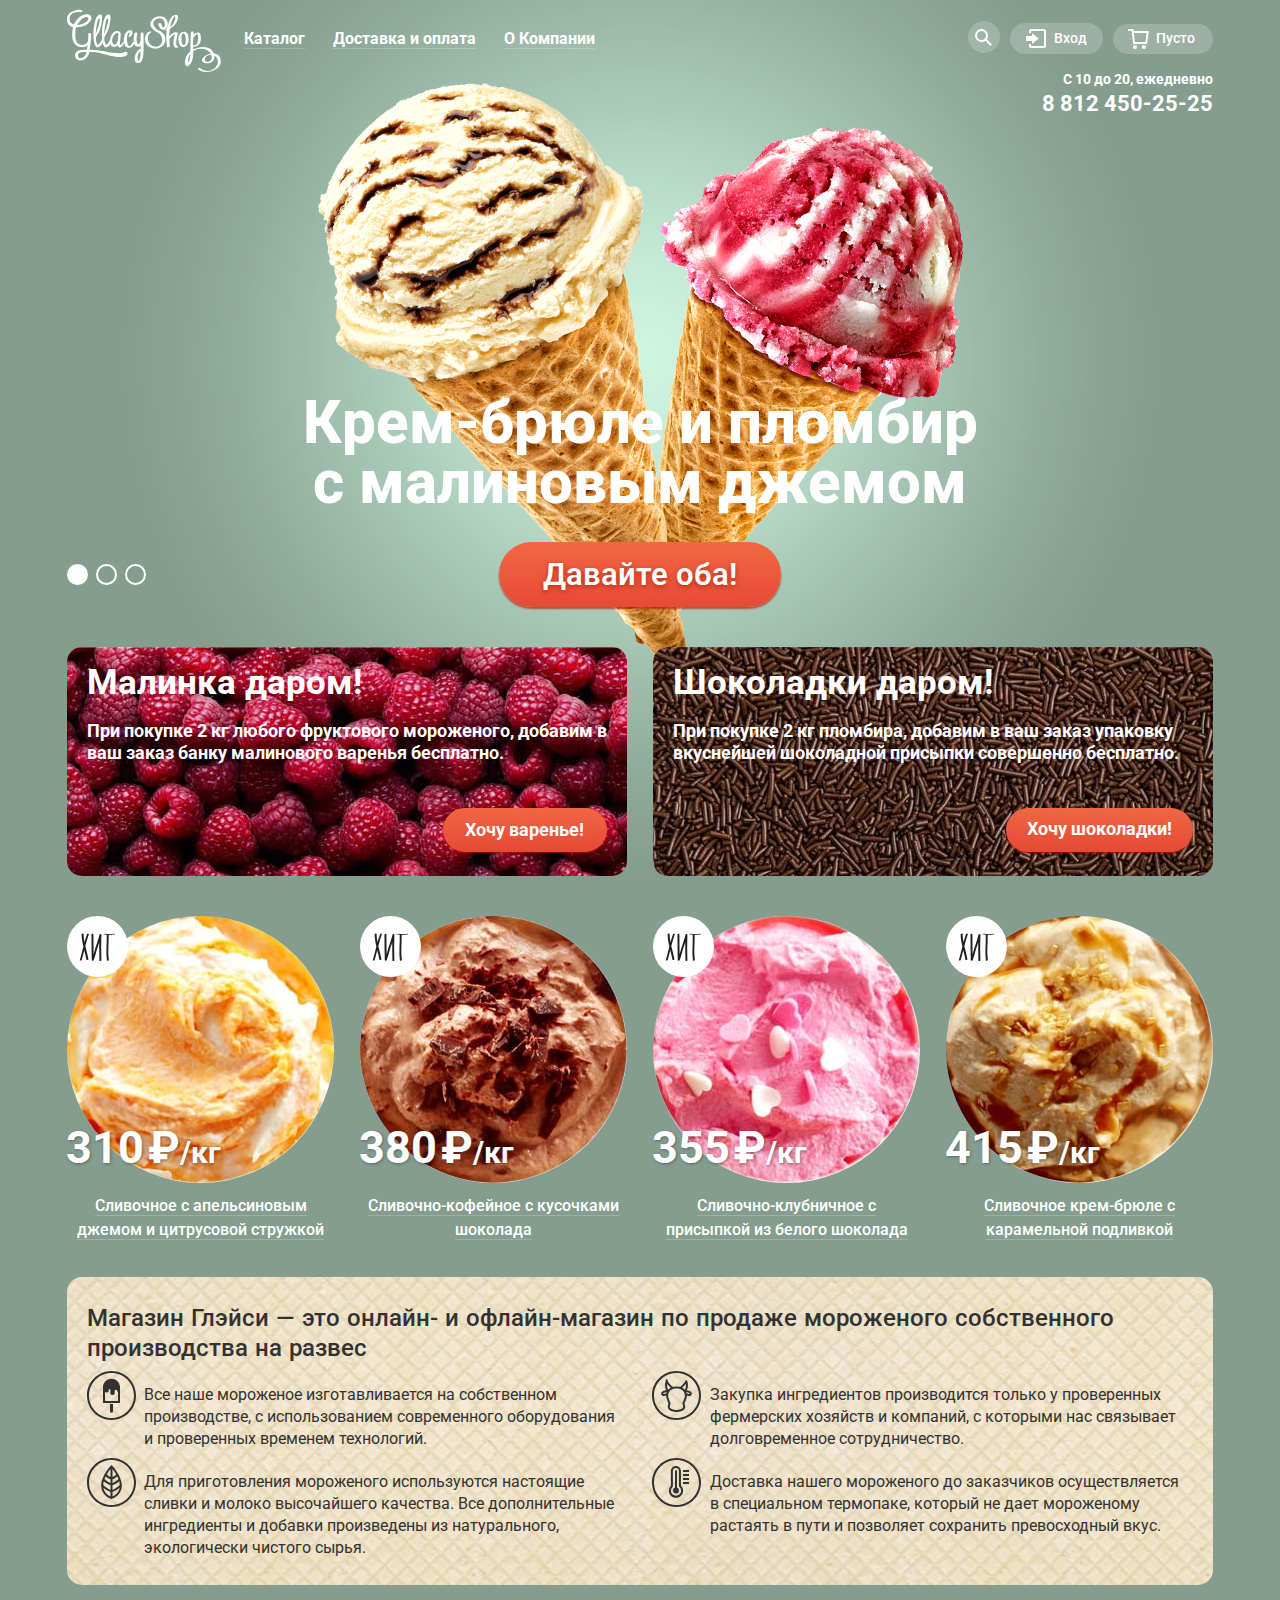
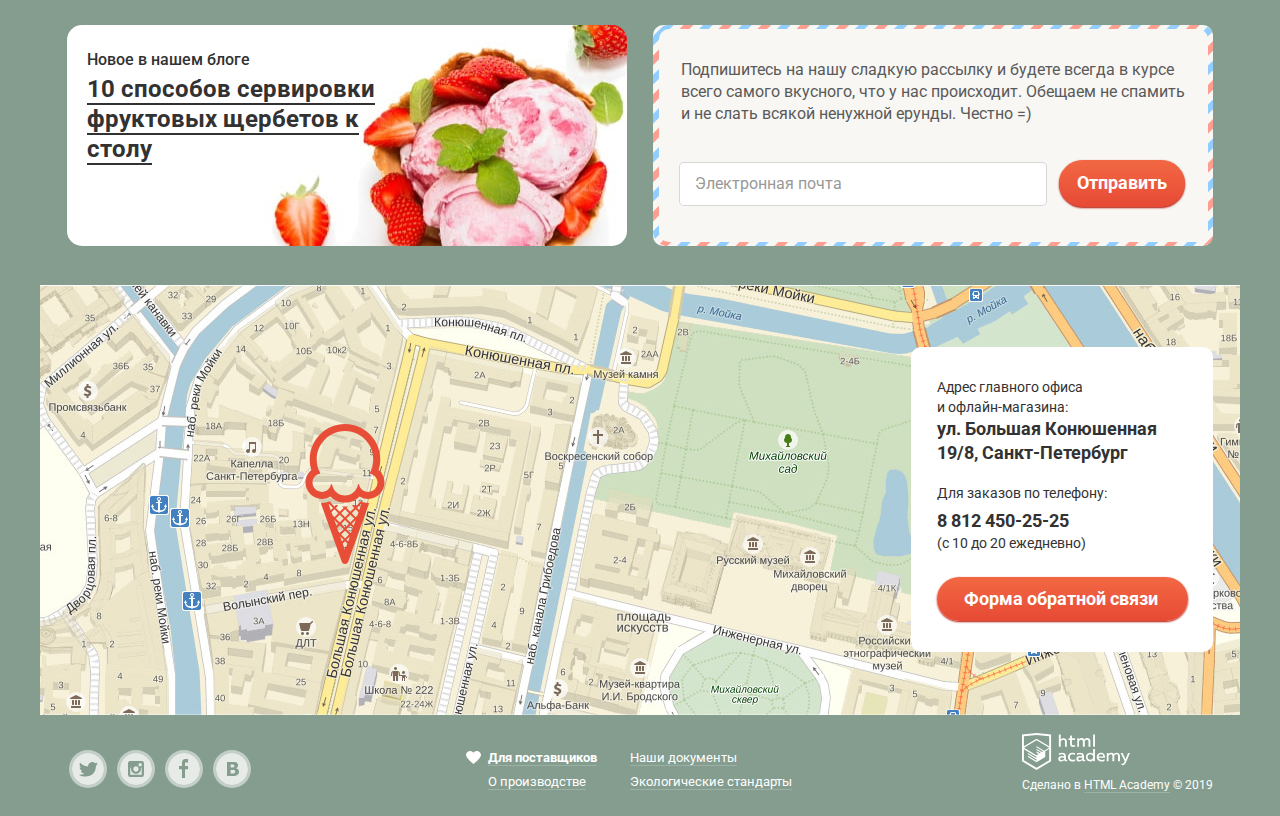
<file: index.html>
<!DOCTYPE html>
<html lang="ru">

<head>
  <meta charset="utf-8">
  <title>Магазин Глейси</title>
  <link href="https://fonts.googleapis.com/css?family=Roboto:400,500,700&display=swap&subset=cyrillic" rel="stylesheet">
  <link href="css/normalize.css" rel="stylesheet" />
  <link href="css/style.min.css" rel="stylesheet" />
</head>

<body>
  <h1 class="visually-hidden">Магазин Глейси</h1>
  <input class="visually-hidden" type="radio" id="product-1" name="toggle" checked>
  <input class="visually-hidden" type="radio" id="product-2" name="toggle">
  <input class="visually-hidden" type="radio" id="product-3" name="toggle">
  <div class="site-wrapper">

    <header class="main-header container">
      <nav class="main-nav" aria-label="Навигация по сайту">
        <div class="wrapper-main-menu">
          <a class="main-header-logo">
            <img class="logo-img" src="img/svg-gllacy/logo.svg" width="154" height="64" alt="Логотип магазина &quot;Глейси&quot;">
          </a>
          <ul class="site-navigation">
            <li class="catalog">
              <a class="nav-item nav-item-catalog" href="#">
                <span>Каталог</span></a>
              <ul class="drop-down-catalog">
                <li>
                  <a class="drop-down catalog-new" href="#"><b>Новинки</b></a>
                </li>
                <li>
                  <a class="drop-down" href="catalog.html">Сливочное</a>
                </li>
                <li>
                  <a class="drop-down" href="#">Щербеты</a>
                </li>
                <li>
                  <a class="drop-down" href="#">Фруктовый лед</a>
                </li>
                <li>
                  <a class="drop-down" href="#">Мелорин</a>
                </li>
              </ul>
            </li>
            <li><a class="nav-item" href="delivery.html">
                <span>Доставка и оплата</span>
              </a>
            </li>
            <li><a class="nav-item" href="company.html">
                <span>О Компании</span>
              </a>
            </li>
          </ul>
          <ul class="user-navigation">
            <li class="user-nav search">
              <a href="#" class="button-search user-link" aria-label="Поиск">
                <svg class="search-icon" xmlns="http://www.w3.org/2000/svg" xmlns:xlink="http://www.w3.org/1999/xlink" width="17" height="17" viewBox="0 0 17 17">
                  <path d="M16.958 15.527L11.75 10.32A6.455 6.455 0 0 0 13 6.5 6.5 6.5 0 1 0 6.5 13a6.465 6.465 0 0 0 3.839-1.263l5.205 5.204 1.414-1.414zM6.5 11C4.019 11 2 8.981 2 6.5S4.019 2 6.5 2 11 4.019 11 6.5 8.981 11 6.5 11z" />
                </svg>
              </a>
              <form class="search-form" action="https://echo.htmlacademy.ru" method="get">
                <input class="search-line input-hover" type="search" name="search" placeholder="Что ищем?" aria-label="Поиск по сайту">
              </form>
            </li>
            <li class="user-nav enter-form">
              <a href="#" class="enter-link user-link">
                <svg class="enter-icon" xmlns="http://www.w3.org/2000/svg" xmlns:xlink="http://www.w3.org/1999/xlink" width="21" height="19" viewBox="0 0 21 19">
                  <path d="M6 14.875L12.917 9.5 6 4.125v2.917H-.042v4.917H6z" />
                  <path d="M18 0H5C3.9 0 3 .9 3 2v2h2V2h13v15H5v-2H3v2c0 1.1.9 2 2 2h13c1.1 0 2-.9 2-2V2c0-1.1-.9-2-2-2z" />
                </svg>
                <span>Вход</span>
              </a>
              <div class="entrance">
                <form class="entrance-form" action="https://echo.htmlacademy.ru" method="post">
                  <input class="email-line input-hover" type="email" name="login" value="" placeholder="Электронная почта">
                  <input class="pass-line input-hover" type="password" name="password" value="" placeholder="Пароль">
                  <div class="entrance-form-wrapper">
                    <input class="enter-button red-button" type="submit" name="enter" value="Войти">
                    <div class="entrance-links">
                      <a class="registration-link black-link" href="#">Забыли пароль?</a>
                      <a class="registration-link black-link" href="#">Новая регистрация</a>
                    </div>
                  </div>
                </form>
              </div>
            </li>
            <li class="user-nav basket-form">
              <a href="#" class="basket user-link" aria-label="Корзина">
                <svg class="basket-icon" xmlns="http://www.w3.org/2000/svg" width="21" height="20" viewBox="0 0 21 20">
                  <path d="M5.657 2.031L5.422 0H0v2h3.64l1.5 13h13.988l1.699-12.969H5.657zM17.372 13H6.922L5.888 4.031h12.66L17.372 13z" />
                  <circle cx="6.984" cy="18" r="2" />
                  <circle cx="15.984" cy="18" r="2" />
                </svg>
                <span>Пусто</span>
              </a>
            </li>
          </ul>
        </div>
      </nav>
      <p class="header-contact">
        <span class="working-hours">С 10 до 20, ежедневно</span>
        <a class="header-number" href="tel:88124502525" aria-label="Позвонить нам">8 812 450-25-25</a>
      </p>
    </header>

    <main>
      <div class="container">
        <section class="slider">
          <div class="slider-controls">
            <label for="product-1" tabindex="0">Первый</label>
            <label for="product-2" tabindex="0">Второй</label>
            <label for="product-3" tabindex="0">Третий</label>
          </div>
          <ul class="slider-list">
            <li class="slider-item slide" id="slide1">
              <h2 class="slide-title">
                Крем-брюле и пломбир с малиновым джемом
              </h2>
              <a class="button slide-button" href="#">Давайте оба!</a>
            </li>
            <li class="slider-item slide" id="slide2">
              <h2 class="slide-title">
                Шоколадный пломбир и лимонный сорбет
              </h2>
              <a class="button slide-button" href="#">Давайте оба!</a>
            </li>
            <li class="slider-item slide" id="slide3">
              <h2 class="slide-title">
                Пломбир с помадкой и клубничный щербет
              </h2>
              <a class="button slide-button" href="#">Давайте оба!</a>
            </li>
          </ul>
        </section>
      </div>

      <div class="topping-container topping-wrapper container">
        <div class="topping topping-rasberries">
          <p class="topping-title">
            Малинка даром!
          </p>
          <p class="topping-proposal">
            При покупке 2 кг любого фруктового мороженого, добавим в ваш заказ банку малинового варенья бесплатно.
          </p>
          <a href="#" class="button-topping button-topping-1 red-button">Хочу варенье!</a>
        </div>
        <div class="topping topping-choko">
          <p class="topping-title">
            Шоколадки даром!
          </p>
          <p class="topping-proposal">
            При покупке 2 кг пломбира, добавим в ваш заказ упаковку вкуснейшей шоколадной присыпки совершенно бесплатно.
          </p>
          <a href="#" class="button-topping button-topping-2 red-button">Хочу шоколадки!</a>
        </div>
      </div>

      <div class="hit-container container">
        <ul class="catalog-list hit-list">
          <li class="catalog-item hit-item">
            <div class="catalog-link">
              <img src="img/ice_cream_1.jpg" class="catalog-item-image" width="267" height="267" alt="Сливочное с апельсиновым джемом и цитрусовой стружкой" />
              <h3 class="catalog-item-title">
                <a class="white-link" href="#">Сливочное с апельсиновым джемом и цитрусовой стружкой</a>
              </h3>
              <p class="catalog-item-price">
                310 &#8381;<span class="unit">/кг</span>
              </p>
            </div>
            <div class="hover-catalog-item">
              <a class="button-catalog red-button" href="#">Быстрый просмотр</a>
            </div>
          </li>
          <li class="catalog-item hit-item">
            <div class="catalog-link">
              <img src="img/ice_cream_2.jpg" class="catalog-item-image" width="267" height="267" alt="Сливочно-кофейное с кусочками шоколада" />
              <h3 class="catalog-item-title">
                <a class="white-link" href="#">Сливочно-кофейное с кусочками шоколада</a>
              </h3>
              <p class="catalog-item-price">
                380 &#8381;<span class="unit">/кг</span>
              </p>
            </div>
            <div class="hover-catalog-item">
              <a class="button-catalog red-button" href="#">Быстрый просмотр</a>
            </div>
          </li>
          <li class="catalog-item hit-item">
            <div class="catalog-link">
              <img src="img/ice_cream_3.jpg" class="catalog-item-image" width="267" height="267" alt="Сливочно-клубничное с присыпкой из белого шоколада" />
              <h3 class="catalog-item-title">
                <a class="white-link" href="#">Сливочно-клубничное с присыпкой из белого шоколада</a>
              </h3>
              <p class="catalog-item-price">
                355 &#8381;<span class="unit">/кг</span>
              </p>
            </div>
            <div class="hover-catalog-item">
              <a class="button-catalog red-button" href="#">Быстрый просмотр</a>
            </div>
          </li>
          <li class="catalog-item hit-item">
            <div class="catalog-link">
              <img src="img/ice_cream_4.jpg" class="catalog-item-image" width="267" height="267" alt="Сливочное крем-брюле с карамельной подливкой" />
              <h3 class="catalog-item-title">
                <a class="white-link" href="#">Сливочное крем-брюле с карамельной подливкой</a>
              </h3>
              <p class="catalog-item-price">
                415 &#8381;<span class="unit">/кг</span>
              </p>
            </div>
            <div class="hover-catalog-item">
              <a class="button-catalog red-button" href="#">Быстрый просмотр</a>
            </div>
          </li>
        </ul>
      </div>

      <section class="company container">
        <div class="company-cover">
          <h2 class="visually-hidden">Преимущества</h2>
          <p class="company-description">
            Магазин Глэйси — это онлайн- и офлайн-магазин по продаже мороженого собственного производства на развес
          </p>
          <ul class="list-of-advantage">
            <li class="item-of-advantage">
              Все наше мороженое изготавливается на собственном производстве, с использованием современного оборудования и проверенных временем технологий.
            </li>
            <li class="item-of-advantage">
              Закупка ингредиентов производится только у проверенных фермерских хозяйств и компаний, с которыми нас связывает долговременное сотрудничество.
            </li>
            <li class="item-of-advantage">
              Для приготовления мороженого используются настоящие сливки и молоко высочайшего качества. Все дополнительные ингредиенты и добавки произведены из натурального, экологически чистого сырья.
            </li>
            <li class="item-of-advantage">
              Доставка нашего мороженого до заказчиков осуществляется в специальном термопаке, который не дает мороженому растаять в пути и позволяет сохранить превосходный вкус.
            </li>
          </ul>
        </div>
      </section>
      <article class="container">
        <div class="blog-new blog-wrapper">
          <div class="blog-news">
            <h2>Новое в нашем блоге</h2>
            <p class="blog-background">
              <a href="#" class="black-link">10 способов сервировки фруктовых щербетов к столу</a>
            </p>
          </div>
          <div class="blog-form">
            <div class="blog-form-wrapper">
              <p>
                Подпишитесь на нашу сладкую рассылку и будете всегда в курсе всего самого вкусного, что у нас происходит. Обещаем не спамить и не слать всякой ненужной ерунды. Честно =)
              </p>
              <form class="reviews-form" action="https://echo.htmlacademy.ru" method="post">
                <input class="send-mail input-hover" type="email" name="send-mail" placeholder="Электронная почта" />
                <input class="button-send red-button" type="submit" name="button-send" value="Отправить" />
              </form>
            </div>
          </div>
        </div>
      </article>
      <section class="contacts-main">
        <h2 class="visually-hidden">Контакты</h2>
        <div class="container">
          <div class="contacts">
            <p>
              Адрес главного офиса и офлайн-магазина:
            </p>
            <p>
              <b class="bold-contacts">ул. Большая Конюшенная
                19/8, Санкт-Петербург</b>
            </p>
            <p class="contacts-margin">
              Для заказов по телефону:
            </p>
            <p>
              <a class="map-number" href="tel:88124502525" aria-label="Позвонить нам">
                <b class="bold-contacts">8 812 450-25-25</b>
              </a>
            </p>
            <p>
              (с 10 до 20 ежедневно)
            </p>
            <p>
              <a class="button-write-us red-button" href="#">Форма обратной связи</a>
            </p>
          </div>
          <img class="pin" src="img/svg-gllacy/pin.svg" width="80" height="140" alt="Наш магазин находится по адресу г. Санкт-Петербург, ул. Конюшенная, д. 19/8" />
        </div>
        <img class="map" src="img/map.jpg" width="1200" height="430" alt="Наш магазин находится по адресу г. Санкт-Петербург, ул. Конюшенная, д. 19/8" />
      </section>
    </main>

    <footer class="main-footer footer-wrapper container">
      <div class="footer-social">
        <ul class="social-ul">
          <li class="button-social">
            <a class="button-social-link" href="#" aria-label="Следите на за нами в Твиттере">
              <svg xmlns="http://www.w3.org/2000/svg" width="32" height="32" viewBox="0 0 32 32">
                <path
                  d="M16 0C7.164 0 0 7.164 0 16c0 8.837 7.164 16 16 16 8.837 0 16-7.163 16-16 0-8.836-7.163-16-16-16zm7.944 12.809c-.251 6.516-3.463 10.832-10.992 10.702h-.486c-.447 0-4.543-.443-5.344-1.823 2.479.19 4.247-.406 5.12-1.136-1.048-.289-2.923-.461-3.251-2.848.384.104.618.221 1.299.113-1.307-.824-2.758-1.519-2.679-3.643.311.317 1.164.518 1.46.457-.768-.233-2.149-3.244-.974-4.781 1.984 1.79 4.075 3.482 7.804 3.643.227-2.214 1.24-3.699 3.168-4.325 1.84-.479 3.255.26 3.901 1.138.737-.224 1.453-.466 2.193-.685-.004.833-.569 1.463-.935 1.709.747.165 1.423-.475 1.423-.475-.184.963-1.094 1.725-1.707 1.954z" />
              </svg>
            </a>
          </li>
          <li class="button-social">
            <a class="button-social-link" href="#" aria-label="Следите на за нами в Инстаграмме">
              <svg xmlns="http://www.w3.org/2000/svg" width="32" height="32" viewBox="0 0 32 32">
                <path d="M20.916 16a4.938 4.938 0 1 1-9.877 0c0-.394.051-.773.138-1.14h-.897v6.838h11.396V14.86h-.897c.086.367.137.746.137 1.14z" />
                <path d="M15.978 18.659c1.466 0 2.659-1.193 2.659-2.659s-1.193-2.659-2.659-2.659c-1.466 0-2.659 1.193-2.659 2.659s1.192 2.659 2.659 2.659zM18.637 10.302h3.039v3.039h-3.039z" />
                <path
                  d="M16 0C7.164 0 0 7.164 0 16c0 8.837 7.164 16 16 16 8.837 0 16-7.163 16-16 0-8.836-7.163-16-16-16zm7.955 21.698a2.285 2.285 0 0 1-2.279 2.279H10.279A2.285 2.285 0 0 1 8 21.698V10.302a2.286 2.286 0 0 1 2.279-2.279h11.396a2.286 2.286 0 0 1 2.279 2.279v11.396z" />
              </svg>
            </a>
          </li>
          <li class="button-social">
            <a class="button-social-link" href="#" aria-label="Следите на за нами на Фейсбуке">
              <svg xmlns="http://www.w3.org/2000/svg" width="32" height="32" viewBox="0 0 32 32">
                <path d="M16 0C7.164 0 0 7.163 0 16s7.164 16 16 16c8.837 0 16-7.164 16-16S24.837 0 16 0zm4.062 9.455h-3.021v3.444h3.021v3.445h-3.021v8.61H14.02v-8.61H11v-3.445h3.021V9.455c0-1.902 1.353-3.445 3.021-3.445h3.021v3.445z" />
              </svg>
            </a>
          </li>
          <li class="button-social">
            <a class="button-social-link" href="#" aria-label="Следите на за нами в Контакте">
              <svg xmlns="http://www.w3.org/2000/svg" width="32" height="32" viewBox="0 0 32 32">
                <path
                  d="M16.637 14.495c.402-.019.719-.082.951-.188.326-.145.54-.33.641-.559.101-.229.15-.496.15-.797 0-.232-.058-.465-.174-.697-.116-.232-.322-.405-.617-.517-.264-.1-.592-.155-.984-.165a76.242 76.242 0 0 0-1.652-.014h-.339v2.965h.565c.571 0 1.057-.009 1.459-.028zM18.118 17.084c-.282-.081-.672-.125-1.166-.132a127.97 127.97 0 0 0-1.55-.009h-.79v3.493h.264c1.014 0 1.74-.003 2.18-.009a3.2 3.2 0 0 0 1.212-.245c.377-.157.633-.364.774-.625s.214-.562.214-.9c0-.446-.088-.788-.261-1.03-.17-.241-.464-.423-.877-.543z" />
                <path
                  d="M16 0C7.164 0 0 7.164 0 16c0 8.837 7.164 16 16 16 8.837 0 16-7.163 16-16 0-8.836-7.163-16-16-16zm6.602 20.531a3.73 3.73 0 0 1-1.124 1.327c-.552.415-1.161.71-1.823.886s-1.501.264-2.519.264h-6.121V8.987h5.443c1.13 0 1.957.038 2.48.113a5.126 5.126 0 0 1 1.561.5c.533.27.929.632 1.189 1.087.26.455.392.975.392 1.558 0 .678-.179 1.278-.536 1.795-.358.518-.863.92-1.517 1.208v.075c.917.182 1.642.559 2.179 1.13.537.571.807 1.325.807 2.261 0 .678-.138 1.283-.411 1.817z" />
              </svg>
            </a>
          </li>
        </ul>
      </div>

      <div class="about-us">
        <ul class="about-us-ul">
          <li>
            <a class="about-us-bold white-link" href="#">Для поставщиков</a>
          </li>
          <li>
            <a class="white-link" href="#">Наши документы</a>
          </li>
          <li>
            <a class="white-link" href="#">О производстве</a>
          </li>
          <li>
            <a class="white-link" href="#">Экологические стандарты</a>
          </li>
        </ul>
      </div>
      <div class="made-by">
        <a href="https://htmlacademy.ru/intensive/htmlcss">
          <img src="img/svg-gllacy/logo-htmlacademy.svg" width="108" height="39" alt="Логотоп HTML Academy" />
        </a>
        <p>
          Сделано в <a class="underlined-link white-link" href="https://htmlacademy.ru/intensive/htmlcss">HTML Academy</a> © 2019
        </p>
      </div>
    </footer>

    <div class="overlay"></div>
    <section class="modal modal-reviews">
      <h2>Мы обязательно вам ответим!</h2>
      <form class="reviews-form" action="https://echo.htmlacademy.ru" method="post">
        <input class="write-input write-name input-hover" type="text" name="write-name" placeholder="Как вас зовут?" />
        <input class="write-input write-email input-hover" type="email" name="write-email" placeholder="Ваша почта для ответа?" />
        <textarea class="write-input write-text input-hover" name="write-text" rows="5" placeholder="Напишите что-нибудь..."></textarea>
        <div class="reviews-send">
          <input class="reviews-button red-button" type="submit" name="button-send" value="Отправить">
        </div>
      </form>
      <button class="modal-close" type="button">
        <span class="visually-hidden">Закрыть</span>
      </button>
    </section>
  </div>
  <script src="js/script.mini.js"></script>
</body>

</html>
</file>
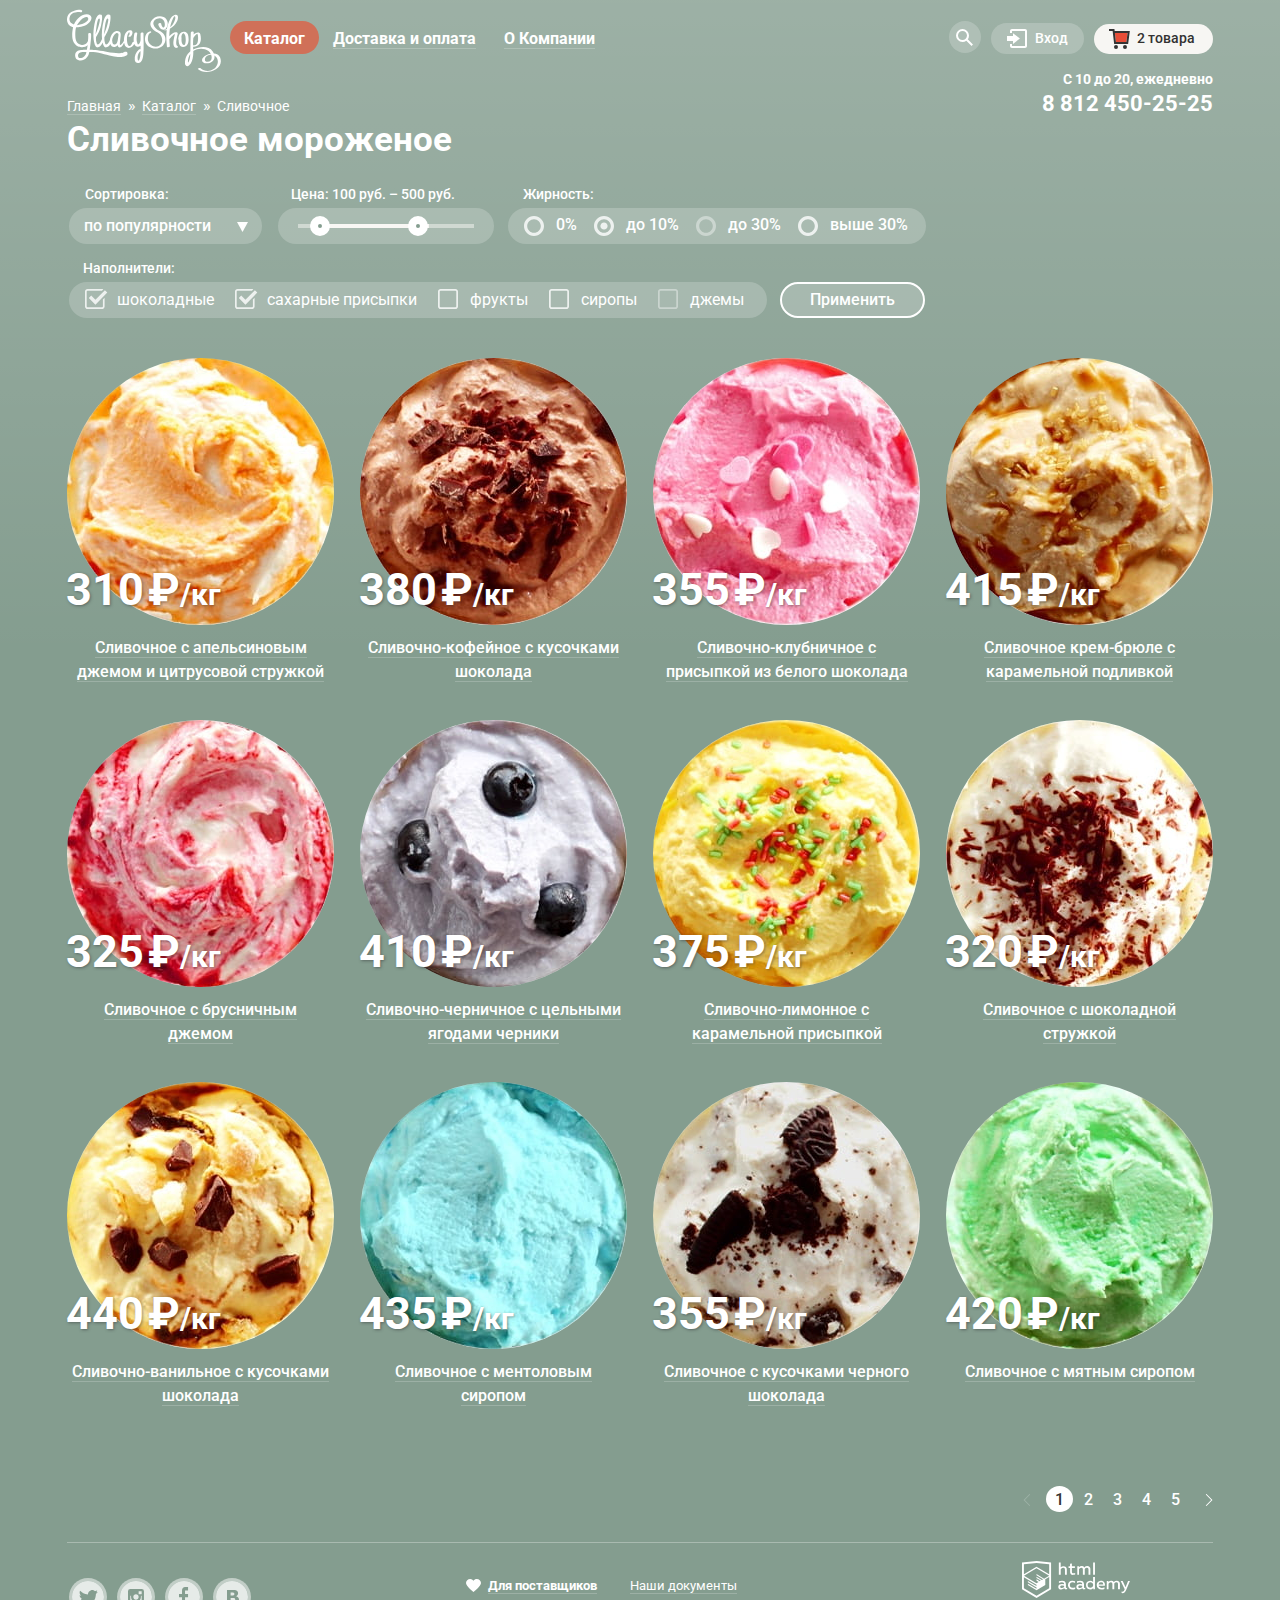
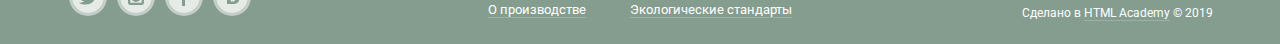
<file: catalog.html>
<!DOCTYPE html>
<html lang="ru">

<head>
  <meta charset="utf-8">
  <title>Магазин Глейси</title>
  <link href="https://fonts.googleapis.com/css?family=Roboto:400,500,700&display=swap&subset=cyrillic" rel="stylesheet">
  <link href="css/normalize.css" rel="stylesheet" />
  <link href="css/style.min.css" rel="stylesheet" />
</head>

<body>
  <div class="inner-page">

    <header class="main-header container">
      <nav class="main-nav" aria-label="Навигация по сайту">
        <div class="wrapper-main-menu">
          <a class="main-header-logo" href="index.html">
            <img class="logo-img" src="img/svg-gllacy/logo.svg" width="154" height="64" alt="Логотип магазина &quot;Глейси&quot;">
          </a>
          <ul class="site-navigation">
            <li class="catalog"><a class="nav-item nav-item-current" href="#">
                <span>Каталог</span></a>
              <ul class="drop-down-catalog">
                <li>
                  <a class="drop-down catalog-new" href="#">Новинки</a>
                </li>
                <li>
                  <a class="drop-down current" href="catalog.html">Сливочное</a>
                </li>
                <li>
                  <a class="drop-down" href="#">Щербеты</a>
                </li>
                <li>
                  <a class="drop-down" href="#">Фруктовый лед</a>
                </li>
                <li>
                  <a class="drop-down" href="#">Мелорин</a>
                </li>
              </ul>
            </li>
            <li><a class="nav-item" href="delivery.html">
                <span>Доставка и оплата</span>
              </a></li>
            <li><a class="nav-item" href="company.html">
                <span>О Компании</span>
              </a></li>
          </ul>
          <ul class="user-navigation">
            <li class="user-nav search">
              <a href="#" class="button-search user-link" aria-label="Поиск">
                <svg class="search-icon" xmlns="http://www.w3.org/2000/svg" xmlns:xlink="http://www.w3.org/1999/xlink" width="17" height="17" viewBox="0 0 17 17">
                  <path d="M16.958 15.527L11.75 10.32A6.455 6.455 0 0 0 13 6.5 6.5 6.5 0 1 0 6.5 13a6.465 6.465 0 0 0 3.839-1.263l5.205 5.204 1.414-1.414zM6.5 11C4.019 11 2 8.981 2 6.5S4.019 2 6.5 2 11 4.019 11 6.5 8.981 11 6.5 11z" />
                </svg>
              </a>
              <form class="search-form" action="https://echo.htmlacademy.ru" method="get">
                <input class="search-line input-hover" type="search" name="search" placeholder="Что ищем?" aria-label="Поиск по сайту">
              </form>
            </li>
            <li class="user-nav enter-form">
              <a href="#" class="enter-link user-link">
                <svg class="enter-icon" xmlns="http://www.w3.org/2000/svg" xmlns:xlink="http://www.w3.org/1999/xlink" width="21" height="19" viewBox="0 0 21 19">
                  <path d="M6 14.875L12.917 9.5 6 4.125v2.917H-.042v4.917H6z" />
                  <path d="M18 0H5C3.9 0 3 .9 3 2v2h2V2h13v15H5v-2H3v2c0 1.1.9 2 2 2h13c1.1 0 2-.9 2-2V2c0-1.1-.9-2-2-2z" />
                </svg>
                <span>Вход</span>
              </a>
              <div class="entrance">
                <form class="entrance-form" action="https://echo.htmlacademy.ru" method="post">
                  <input class="email-line input-hover" type="email" name="login" value="" placeholder="Электронная почта">
                  <input class="pass-line input-hover" type="password" name="password" value="" placeholder="Пароль">
                  <div class="entrance-form-wrapper">
                    <input class="enter-button red-button" type="submit" name="enter" value="Войти">
                    <div class="entrance-links">
                      <a class="registration-link black-link" href="#">Забыли пароль?</a>
                      <a class="registration-link black-link" href="#">Новая регистрация</a>
                    </div>
                  </div>
                </form>
              </div>
            </li>
            <li class="user-nav basket-form">
              <a href="#" class="basket basket-full user-link" aria-label="Корзина">
                <svg xmlns="http://www.w3.org/2000/svg" width="21" height="20" viewBox="0 0 21 20">
                  <path fill="#E84D37" d="M5.888 4.031L6.922 13h10.45l1.176-8.969z" />
                  <circle fill="#343434" cx="6.984" cy="18" r="2" />
                  <circle fill="#343434" cx="15.984" cy="18" r="2" />
                  <path fill="#343434" d="M5.657 2.031L5.422 0H0v2h3.64l1.5 13h13.988l1.699-12.969H5.657zM17.372 13H6.922L5.888 4.031h12.66L17.372 13z" /></svg>
                <span>2 товара</span>
              </a>
              <div class="shopping-cart">

                <table class="shopping-cart-table">
                  <caption class="visually-hidden">
                    Содержимое корзины
                  </caption>
                  <tr class="visually-hidden">
                    <th>
                      Удалить позицию
                    </th>
                    <th>
                      Фотография
                    </th>
                    <th>
                      Название
                    </th>
                    <th>
                      Количество
                    </th>
                    <th>
                      Множитель
                    </th>
                    <th>
                      Стоимость за кг
                    </th>
                    <th>
                      Итого
                    </th>
                  </tr>
                  <tr class="shopping-cart-row">
                    <td class="cart-cell cart-delete">
                      <button class="cart-btn-del" type="button">
                        <span class="visually-hidden">Удалить</span>
                      </button>
                    </td>
                    <td class="cart-cell cart-img">
                      <img src="img/ice_cream_1.jpg" width="33" height="33" alt="Сливочное с апельсиновым джемом и цитрусовой стружкой" />
                    </td>
                    <td class="cart-cell cart-description">
                      Пломбир с апельсиновым джемом
                    </td>
                    <td class="cart-cell cart-weight">
                      1,5 кг
                    </td>
                    <td class="cart-cell cart-multiply">
                      x
                    </td>
                    <td class="cart-cell cart-price">
                      200 руб.
                    </td>
                    <td class="cart-cell">
                      300 руб.
                    </td>
                  </tr>
                  <tr class="shopping-cart-row">
                    <td class="cart-cell cart-delete">
                      <button class="cart-btn-del" type="button">
                        <span class="visually-hidden">Удалить</span>
                      </button>
                    </td>
                    <td class="cart-cell cart-img">
                      <img src="img/ice_cream_3.jpg" width="33" height="33" alt="Сливочно-клубничное с присыпкой из белого шоколада" />
                    </td>
                    <td class="cart-cell cart-description">
                      Клубничный пломбир с присыпкой из белого шоколада
                    </td>
                    <td class="cart-cell cart-weight">
                      1,5 кг
                    </td>
                    <td class="cart-cell cart-multiply">
                      x
                    </td>
                    <td class="cart-cell cart-price">
                      300 руб.
                    </td>
                    <td class="cart-cell cell-total">
                      450 руб.
                    </td>
                  </tr>
                </table>
                <span class="cart-total">
                  Итого: 750 руб.
                </span>
                <button class="button-checkout red-button" type="button">Оформить заказ</button>
              </div>
            </li>
          </ul>
        </div>
      </nav>
      <p class="header-contact">
        <span class="working-hours">С 10 до 20, ежедневно</span>
        <a class="header-number" href="tel:88124502525" aria-label="Позвонить нам">8 812 450-25-25</a>
      </p>
    </header>

    <main class="container">
      <section class="catalog">
        <ul class="breadcrumbs">
          <li>
            <a class="white-link" href="index.html">Главная</a>
          </li>
          <li>
            <a class="white-link" href="#">Каталог</a>
          </li>
          <li class="breadcrumbs-current">
            <a>
              <span class="visually-hidden">Текущий пункт:</span>
              Сливочное
            </a>
          </li>
        </ul>
        <div class="catalog-page">
          <h1 class="title-catalog">Сливочное мороженое</h1>
          <section class="filters">
            <h3 class="visually-hidden">Фильтр</h3>
            <form class="filter" action="https://echo.htmlacademy.ru" method="get">
              <fieldset class="sort-container">
                <legend class="sort-menu">Сортировка:</legend>
                <select class="sorting" name="sort">
                  <option value="by-popularity">по популярности</option>
                  <option value="cheap-first">сначала недорогие</option>
                  <option value="expensive-first">сначала дорогие</option>
                  <option value="by-fat">спо жирности</option>
                </select>
              </fieldset>

              <fieldset class="price-range">
                <legend class="sort-menu">
                  Цена: 100 руб. – 500 руб.
                </legend>
                <div class="range-controls">
                  <div class="scale">
                    <div class="bar"></div>
                  </div>
                  <button class="range-toggle range-toggle-min"></button>
                  <button class="range-toggle range-toggle-max"></button>
                </div>
              </fieldset>

              <fieldset class="fat-filter">
                <legend class="sort-menu">Жирность:</legend>
                <div class="fat-wrapper">
                  <label class="choose-sort">
                    <input class="filter-radio" type="radio" name="fat" value="0%">
                    <span class="radio-box"></span>
                    0%
                  </label>
                  <label class="choose-sort">
                    <input class="filter-radio" type="radio" name="fat" value="less 10%" checked>
                    <span class="radio-box"></span>
                    до 10%
                  </label>
                  <label class="choose-sort">
                    <input class="filter-radio" type="radio" name="fat" value="less 30%" disabled>
                    <span class="radio-box"></span>
                    до 30%
                  </label>
                  <label class="choose-sort">
                    <input class="filter-radio" type="radio" name="fat" value="more 30%">
                    <span class="radio-box"></span>
                    выше 30%
                  </label>
                </div>
              </fieldset>

              <fieldset class="add-container">
                <legend class="sort-menu">Наполнители:</legend>
                <div class="add-wrapper">
                  <label class="check">
                    <input class="check-input" type="checkbox" name="add-choko" checked>
                    <span class="check-box"></span>
                    шоколадные
                  </label>
                  <label class="check">
                    <input class="check-input" type="checkbox" name="add-sugar" checked>
                    <span class="check-box"></span>
                    сахарные присыпки
                  </label>
                  <label class="check">
                    <input class="check-input" type="checkbox" name="add-fruits">
                    <span class="check-box"></span>
                    фрукты
                  </label>
                  <label class="check">
                    <input class="check-input" type="checkbox" name="add-syrups">
                    <span class="check-box"></span>
                    сиропы
                  </label>
                  <label class="check">
                    <input class="check-input" type="checkbox" name="add-jems" disabled>
                    <span class="check-box"></span>
                    джемы
                  </label>
                </div>
              </fieldset>
              <input class="button-apply" type="submit" value="Применить">
            </form>
          </section>
          <section class="catalog-goods">
            <h3 class="visually-hidden">Каталог товаров</h3>
            <ul class="catalog-list">
              <li class="catalog-item">
                <div class="catalog-link">
                  <img src="img/ice_cream_1.jpg" class="catalog-item-image" width="267" height="267" alt="Сливочное с апельсиновым джемом и цитрусовой стружкой" />
                  <h3 class="catalog-item-title">
                    <a class="white-link" href="#">Сливочное с апельсиновым джемом и цитрусовой стружкой</a>
                  </h3>
                  <p class="catalog-item-price">
                    310 &#8381;<span class="unit">/кг</span>
                  </p>
                </div>
                <div class="hover-catalog-item">
                  <a class="button-catalog red-button" href="#">Быстрый просмотр</a>
                </div>
              </li>
              <li class="catalog-item">
                <div class="catalog-link">
                  <img src="img/ice_cream_2.jpg" class="catalog-item-image" width="267" height="267" alt="Сливочно-кофейное с кусочками шоколада" />
                  <h3 class="catalog-item-title">
                    <a class="white-link" href="#">Сливочно-кофейное с кусочками шоколада</a>
                  </h3>
                  <p class="catalog-item-price">
                    380 &#8381;<span class="unit">/кг</span>
                  </p>
                </div>
                <div class="hover-catalog-item">
                  <a class="button-catalog red-button" href="#">Быстрый просмотр</a>
                </div>
              </li>
              <li class="catalog-item">
                <div class="catalog-link">
                  <img src="img/ice_cream_3.jpg" class="catalog-item-image" width="267" height="267" alt="Сливочно-клубничное с присыпкой из белого шоколада" />
                  <h3 class="catalog-item-title">
                    <a class="white-link" href="#">Сливочно-клубничное с присыпкой из белого шоколада</a>
                  </h3>
                  <p class="catalog-item-price">
                    355 &#8381;<span class="unit">/кг</span>
                  </p>
                </div>
                <div class="hover-catalog-item">
                  <a class="button-catalog red-button" href="#">Быстрый просмотр</a>
                </div>
              </li>
              <li class="catalog-item">
                <div class="catalog-link">
                  <img src="img/ice_cream_4.jpg" class="catalog-item-image" width="267" height="267" alt="Сливочное крем-брюле с карамельной подливкой" />
                  <h3 class="catalog-item-title">
                    <a class="white-link" href="#">Сливочное крем-брюле с карамельной подливкой</a>
                  </h3>
                  <p class="catalog-item-price">
                    415 &#8381;<span class="unit">/кг</span>
                  </p>
                </div>
                <div class="hover-catalog-item">
                  <a class="button-catalog red-button" href="#">Быстрый просмотр</a>
                </div>
              </li>
              <li class="catalog-item">
                <div class="catalog-link">
                  <img src="img/ice_cream_5.jpg" class="catalog-item-image" width="267" height="267" alt="Сливочное с брусничным джемом" />
                  <h3 class="catalog-item-title">
                    <a class="white-link" href="#">Сливочное с брусничным джемом</a>
                  </h3>
                  <p class="catalog-item-price">
                    325 &#8381;<span class="unit">/кг</span>
                  </p>
                </div>
                <div class="hover-catalog-item">
                  <a class="button-catalog red-button" href="#">Быстрый просмотр</a>
                </div>
              </li>
              <li class="catalog-item">
                <div class="catalog-link">
                  <img src="img/ice_cream_6.jpg" class="catalog-item-image" width="267" height="267" alt="Сливочно-черничное с цельными ягодами черники" />
                  <h3 class="catalog-item-title">
                    <a class="white-link" href="#">Сливочно-черничное с цельными ягодами черники</a>
                  </h3>
                  <p class="catalog-item-price">
                    410 &#8381;<span class="unit">/кг</span>
                  </p>
                </div>
                <div class="hover-catalog-item">
                  <a class="button-catalog red-button" href="#">Быстрый просмотр</a>
                </div>
              </li>
              <li class="catalog-item">
                <div class="catalog-link">
                  <img src="img/ice_cream_7.jpg" class="catalog-item-image" width="267" height="267" alt="Сливочно-лимонное с карамельной присыпкой" />
                  <h3 class="catalog-item-title">
                    <a class="white-link" href="#">Сливочно-лимонное с карамельной присыпкой</a>
                  </h3>
                  <p class="catalog-item-price">
                    375 &#8381;<span class="unit">/кг</span>
                  </p>
                </div>
                <div class="hover-catalog-item">
                  <a class="button-catalog red-button" href="#">Быстрый просмотр</a>
                </div>
              </li>
              <li class="catalog-item">
                <div class="catalog-link">
                  <img src="img/ice_cream_8.jpg" class="catalog-item-image" width="267" height="267" alt="Сливочное с шоколадной стружкой" />
                  <h3 class="catalog-item-title">
                    <a class="white-link" href="#">Сливочное с шоколадной стружкой</a>
                  </h3>
                  <p class="catalog-item-price">
                    320 &#8381;<span class="unit">/кг</span>
                  </p>
                </div>
                <div class="hover-catalog-item">
                  <a class="button-catalog red-button" href="#">Быстрый просмотр</a>
                </div>
              </li>
              <li class="catalog-item">
                <div class="catalog-link">
                  <img src="img/ice_cream_9.jpg" class="catalog-item-image" width="267" height="267" alt="Сливочно-ванильное с кусочками шоколада" />
                  <h3 class="catalog-item-title">
                    <a class="white-link" href="#">Сливочно-ванильное с кусочками шоколада</a>
                  </h3>
                  <p class="catalog-item-price">
                    440 &#8381;<span class="unit">/кг</span>
                  </p>
                </div>
                <div class="hover-catalog-item">
                  <a class="button-catalog red-button" href="#">Быстрый просмотр</a>
                </div>
              </li>
              <li class="catalog-item">
                <div class="catalog-link">
                  <img src="img/ice_cream_10.jpg" class="catalog-item-image" width="267" height="267" alt="Сливочноe с ментоловым сиропом" />
                  <h3 class="catalog-item-title">
                    <a class="white-link" href="#">Сливочноe с ментоловым сиропом</a>
                  </h3>
                  <p class="catalog-item-price">
                    435 &#8381;<span class="unit">/кг</span>
                  </p>
                </div>
                <div class="hover-catalog-item">
                  <a class="button-catalog red-button" href="#">Быстрый просмотр</a>
                </div>
              </li>
              <li class="catalog-item">
                <div class="catalog-link">
                  <img src="img/ice_cream_11.jpg" class="catalog-item-image" width="267" height="267" alt="Сливочное с кусочками черного шоколада" />
                  <h3 class="catalog-item-title">
                    <a class="white-link" href="#">Сливочное с кусочками черного шоколада</a>
                  </h3>
                  <p class="catalog-item-price">
                    355 &#8381;<span class="unit">/кг</span>
                  </p>
                </div>
                <div class="hover-catalog-item">
                  <a class="button-catalog red-button" href="#">Быстрый просмотр</a>
                </div>
              </li>
              <li class="catalog-item">
                <div class="catalog-link">
                  <img src="img/ice_cream_12.jpg" class="catalog-item-image" width="267" height="267" alt="Сливочное с мятным сиропом" />
                  <h3 class="catalog-item-title">
                    <a class="white-link" href="#">Сливочное с мятным сиропом</a>
                  </h3>
                  <p class="catalog-item-price">
                    420 &#8381;<span class="unit">/кг</span>
                  </p>
                </div>
                <div class="hover-catalog-item">
                  <a class="button-catalog red-button" href="#">Быстрый просмотр</a>
                </div>
              </li>
            </ul>
            <ul class="pagination">
              <li class="prev">
                <a class="previous" href="#" aria-label="Предыдущая страница">
                  <svg xmlns="http://www.w3.org/2000/svg" width="8" height="12" viewBox="0 0 8 12">
                    <path fill="#FFFFFF" d="M7.237 5.642L1.73.132c-.2-.197-.52-.197-.717 0s-.198.52 0 .717L6.163 6l-5.15 5.15c-.2.198-.2.52 0 .717.098.1.228.148.357.148.13 0 .26-.05.358-.148l5.51-5.51c.198-.197.198-.517 0-.715z" />
                  </svg>
                </a>
              </li>
              <li class="pagination-item pagination-item-active">
                <a>1</a>
              </li>
              <li class="pagination-item">
                <a href="#">2</a>
              </li>
              <li class="pagination-item">
                <a href="#">3</a>
              </li>
              <li class="pagination-item">
                <a href="#">4</a>
              </li>
              <li class="pagination-item">
                <a href="#">5</a>
              </li>
              <li class="next">
                <a class="next-page" href="#" aria-label="Следующая страница">
                  <svg xmlns="http://www.w3.org/2000/svg" width="8" height="12" viewBox="0 0 8 12">
                    <path fill="#FFFFFF" d="M7.237 5.642L1.73.132c-.2-.197-.52-.197-.717 0s-.198.52 0 .717L6.163 6l-5.15 5.15c-.2.198-.2.52 0 .717.098.1.228.148.357.148.13 0 .26-.05.358-.148l5.51-5.51c.198-.197.198-.517 0-.715z" />
                  </svg>
                </a>
              </li>
            </ul>
          </section>
        </div>
      </section>
    </main>

    <footer class="main-footer inner-footer footer-wrapper container catalog-footer">
      <div class="footer-social">
        <ul class="social-ul">
          <li class="button-social">
            <a class="button-social-link" href="#" aria-label="Следите на за нами в Твиттере">
              <svg xmlns="http://www.w3.org/2000/svg" width="32" height="32" viewBox="0 0 32 32">
                <path
                  d="M16 0C7.164 0 0 7.164 0 16c0 8.837 7.164 16 16 16 8.837 0 16-7.163 16-16 0-8.836-7.163-16-16-16zm7.944 12.809c-.251 6.516-3.463 10.832-10.992 10.702h-.486c-.447 0-4.543-.443-5.344-1.823 2.479.19 4.247-.406 5.12-1.136-1.048-.289-2.923-.461-3.251-2.848.384.104.618.221 1.299.113-1.307-.824-2.758-1.519-2.679-3.643.311.317 1.164.518 1.46.457-.768-.233-2.149-3.244-.974-4.781 1.984 1.79 4.075 3.482 7.804 3.643.227-2.214 1.24-3.699 3.168-4.325 1.84-.479 3.255.26 3.901 1.138.737-.224 1.453-.466 2.193-.685-.004.833-.569 1.463-.935 1.709.747.165 1.423-.475 1.423-.475-.184.963-1.094 1.725-1.707 1.954z" />
              </svg>
            </a>
          </li>
          <li class="button-social">
            <a class="button-social-link" href="#" aria-label="Следите на за нами в Инстаграмме">
              <svg xmlns="http://www.w3.org/2000/svg" width="32" height="32" viewBox="0 0 32 32">
                <path d="M20.916 16a4.938 4.938 0 1 1-9.877 0c0-.394.051-.773.138-1.14h-.897v6.838h11.396V14.86h-.897c.086.367.137.746.137 1.14z" />
                <path d="M15.978 18.659c1.466 0 2.659-1.193 2.659-2.659s-1.193-2.659-2.659-2.659c-1.466 0-2.659 1.193-2.659 2.659s1.192 2.659 2.659 2.659zM18.637 10.302h3.039v3.039h-3.039z" />
                <path
                  d="M16 0C7.164 0 0 7.164 0 16c0 8.837 7.164 16 16 16 8.837 0 16-7.163 16-16 0-8.836-7.163-16-16-16zm7.955 21.698a2.285 2.285 0 0 1-2.279 2.279H10.279A2.285 2.285 0 0 1 8 21.698V10.302a2.286 2.286 0 0 1 2.279-2.279h11.396a2.286 2.286 0 0 1 2.279 2.279v11.396z" />
              </svg>
            </a>
          </li>
          <li class="button-social">
            <a class="button-social-link" href="#" aria-label="Следите на за нами на Фейсбуке">
              <svg xmlns="http://www.w3.org/2000/svg" width="32" height="32" viewBox="0 0 32 32">
                <path d="M16 0C7.164 0 0 7.163 0 16s7.164 16 16 16c8.837 0 16-7.164 16-16S24.837 0 16 0zm4.062 9.455h-3.021v3.444h3.021v3.445h-3.021v8.61H14.02v-8.61H11v-3.445h3.021V9.455c0-1.902 1.353-3.445 3.021-3.445h3.021v3.445z" />
              </svg>
            </a>
          </li>
          <li class="button-social">
            <a class="button-social-link" href="#" aria-label="Следите на за нами в Контакте">
              <svg xmlns="http://www.w3.org/2000/svg" width="32" height="32" viewBox="0 0 32 32">
                <path
                  d="M16.637 14.495c.402-.019.719-.082.951-.188.326-.145.54-.33.641-.559.101-.229.15-.496.15-.797 0-.232-.058-.465-.174-.697-.116-.232-.322-.405-.617-.517-.264-.1-.592-.155-.984-.165a76.242 76.242 0 0 0-1.652-.014h-.339v2.965h.565c.571 0 1.057-.009 1.459-.028zM18.118 17.084c-.282-.081-.672-.125-1.166-.132a127.97 127.97 0 0 0-1.55-.009h-.79v3.493h.264c1.014 0 1.74-.003 2.18-.009a3.2 3.2 0 0 0 1.212-.245c.377-.157.633-.364.774-.625s.214-.562.214-.9c0-.446-.088-.788-.261-1.03-.17-.241-.464-.423-.877-.543z" />
                <path
                  d="M16 0C7.164 0 0 7.164 0 16c0 8.837 7.164 16 16 16 8.837 0 16-7.163 16-16 0-8.836-7.163-16-16-16zm6.602 20.531a3.73 3.73 0 0 1-1.124 1.327c-.552.415-1.161.71-1.823.886s-1.501.264-2.519.264h-6.121V8.987h5.443c1.13 0 1.957.038 2.48.113a5.126 5.126 0 0 1 1.561.5c.533.27.929.632 1.189 1.087.26.455.392.975.392 1.558 0 .678-.179 1.278-.536 1.795-.358.518-.863.92-1.517 1.208v.075c.917.182 1.642.559 2.179 1.13.537.571.807 1.325.807 2.261 0 .678-.138 1.283-.411 1.817z" />
              </svg>
            </a>
          </li>
        </ul>
      </div>

      <div class="about-us">
        <ul class="about-us-ul">
          <li>
            <a class="about-us-bold white-link" href="#">Для поставщиков</a>
          </li>
          <li>
            <a class="white-link" href="#">Наши документы</a>
          </li>
          <li>
            <a class="white-link" href="#">О производстве</a>
          </li>
          <li>
            <a class="white-link" href="#">Экологические стандарты</a>
          </li>
        </ul>
      </div>
      <div class="made-by">
        <a href="https://htmlacademy.ru/intensive/htmlcss">
          <img src="img/svg-gllacy/logo-htmlacademy.svg" width="108" height="39" alt="Логотоп HTML Academy" />
        </a>
        <p>
          Сделано в <a class="underlined-link white-link" href="https://htmlacademy.ru/intensive/htmlcss">HTML Academy</a> © 2019
        </p>
      </div>
    </footer>
  </div>
</body>

</html>
</file>
<file: css/style.min.css>
html{-webkit-box-sizing:border-box;box-sizing:border-box}*,*::before,*::after{-webkit-box-sizing:inherit;box-sizing:inherit}body{margin:0;padding:0;min-width:1200px;font-family:"Roboto","Arial",sans-serif;font-size:16px;line-height:24px;font-weight:400;color:#ffffff;background-color:#849D8F}a{text-decoration:none}.inner-page{background:-o-linear-gradient(top,rgba(255,255,255,0.2),transparent 656px);background:linear-gradient(180deg,rgba(255,255,255,0.2),transparent 656px);background-repeat:no-repeat;background-color:#849D8F}.container{width:1146px;margin:0 auto;padding:0 0;position:relative}.visually-hidden{position:absolute;width:1px;height:1px;margin:-1px;border:0;padding:0;white-space:nowrap;-webkit-clip-path:inset(100%);clip-path:inset(100%);clip:rect(0 0 0 0);overflow:hidden}.main-nav{line-height:18px}.wrapper-main-menu{display:-webkit-box;display:-ms-flexbox;display:flex;-webkit-box-align:start;-ms-flex-align:start;align-items:flex-start;padding-top:9px}.site-navigation,.user-navigation{list-style:none}.main-header-logo{position:relative}.site-navigation li{position:relative}.user-navigation a{position:relative;padding-top:12px}li.catalog:hover .drop-down-catalog{display:block}li.catalog::before{content:"";position:absolute;bottom:-10px;left:-5px;display:block;width:100%;height:15px}.site-navigation{font-weight:bold;padding-left:9px;display:-webkit-box;display:-ms-flexbox;display:flex;margin-top:21px;-ms-flex-wrap:wrap;flex-wrap:wrap;max-width:700px}.user-navigation{font-size:14px;font-weight:500;margin-left:auto;display:-webkit-box;display:-ms-flexbox;display:flex;padding:0;margin-top:20px;-webkit-box-align:start;-ms-flex-align:start;align-items:flex-start}.user-nav{position:relative;margin-left:10px}.user-navigation svg{fill:#ffffff}.nav-item,.user-navigation a{color:#ffffff}a.nav-item{padding-top:8px;padding-bottom:6px;padding-left:14px;padding-right:14px}.nav-item span{border-bottom:1px solid rgba(255,255,255,0.2)}li:hover .nav-item,li:focus .nav-item{font-weight:bold;color:#323232;background-color:#f7f6f3;border-radius:25px}.nav-item:active{font-weight:bold;color:#323232;-webkit-box-shadow:inset 0 2px 1px 0 #696969;box-shadow:inset 0 2px 1px 0 #696969;background-color:#ededed;border-radius:25px}.nav-item-current{background-color:#d07058;border-radius:25px}.nav-item-current span{border:none}li:hover .user-link,li:focus .user-link{color:#323232;background-color:#f7f6f3}.user-nav:hover svg,.user-nav:focus svg{fill:#323232}.drop-down-catalog{font-size:14px;line-height:16px;text-align:left;color:#323232;width:143px;min-height:171px;-webkit-box-shadow:0 20px 20px 0 rgba(0,0,0,0.4);box-shadow:0 20px 20px 0 rgba(0,0,0,0.4);border-radius:5px;background-color:#f8f7f4;padding:0;margin:0;position:absolute;top:28px;left:-7px;font-weight:400;list-style:none;display:none;z-index:2}.drop-down:hover,.drop-down:focus{background-color:#fbded7}.drop-down:active{background-color:#f6b5a5}.drop-down-catalog .current{color:#ffffff;background-color:#d07058}.drop-down-catalog li{padding:0;width:100%}.drop-down-catalog a{color:#323232;padding-top:9px;padding-left:21px;padding-bottom:7px;display:block}.catalog-new{font-weight:bold}a.catalog-new{padding-top:12px;padding-bottom:11px;border-top-left-radius:5px;border-top-right-radius:5px}.catalog-new::after{content:"";position:absolute;top:38px;left:6px;width:128px;height:1px;background-color:rgba(0,0,0,0.2)}.button-search{background-color:rgba(255,255,255,0.2);border-radius:50%;padding-left:7px;padding-right:8px;padding-bottom:4px}.search-form{width:341px;height:84px;-webkit-box-shadow:0 20px 20px 0 rgba(0,0,0,0.4);box-shadow:0 20px 20px 0 rgba(0,0,0,0.4);border-radius:5px;background-color:#f8f7f4;display:none;position:absolute;top:29px;right:0;padding:20px 15px}li.search::before{content:"";position:absolute;bottom:-12px;display:block;width:100%;height:15px}.search-line{width:311px;height:44px;border-radius:5px;border:solid 1px #d3d3d2;background-color:#ffffff;padding-left:15px;font-size:14px}.search-form:hover,.search-form:active{display:block}.user-nav:hover .search-form,.user-nav:focus .search-form{display:block}.entrance{width:277px;min-height:214px;border-radius:5px;-webkit-box-shadow:0 20px 20px 0 rgba(0,0,0,0.4);box-shadow:0 20px 20px 0 rgba(0,0,0,0.4);background-color:#f8f7f4;display:none;position:absolute;top:29px;right:0;z-index:1}.entrance-form{padding:19px 18px}li.enter-form::before{content:"";position:absolute;bottom:-12px;display:block;width:100%;height:15px}.email-line{width:241px;height:44px;border-radius:5px;border:solid 1px #d3d3d2;background-color:#ffffff;margin-bottom:20px;padding-left:15px;font-size:14px}.pass-line{width:241px;height:44px;border-radius:5px;border:solid 1px #d3d3d2;background-color:#ffffff;margin-bottom:20px;padding-left:15px;font-size:14px}.enter-button{padding:13px 25px}.red-button{font-size:18px;font-weight:bold;border:none;border-radius:25px;-webkit-box-shadow:0 1px 2px 0 #ac1000;box-shadow:0 1px 2px 0 #ac1000;background-image:-webkit-gradient(linear,left bottom,left top,from(#e74a35),to(#f26843));background-image:-o-linear-gradient(bottom,#e74a35,#f26843);background-image:linear-gradient(to top,#e74a35,#f26843);color:#ffffff;cursor:pointer}.red-button:hover{-webkit-box-shadow:0 2px 2px 0 #ac1000;box-shadow:0 2px 2px 0 #ac1000;background-image:-webkit-gradient(linear,left top,left bottom,from(rgba(255,255,255,0.2)),to(rgba(255,255,255,0.2))),-webkit-gradient(linear,left bottom,left top,from(#e74a35),to(#f26843));background-image:-o-linear-gradient(top,rgba(255,255,255,0.2),rgba(255,255,255,0.2)),-o-linear-gradient(bottom,#e74a35,#f26843);background-image:linear-gradient(to bottom,rgba(255,255,255,0.2),rgba(255,255,255,0.2)),linear-gradient(to top,#e74a35,#f26843)}.red-button:active{-webkit-box-shadow:inset 0 2px 2px 0 #942718;box-shadow:inset 0 2px 2px 0 #942718;background-image:-webkit-gradient(linear,left top,left bottom,from(rgba(0,0,0,0.07)),to(rgba(0,0,0,0.07))),-webkit-gradient(linear,left top,left bottom,from(#e74a35),to(#f26843));background-image:-o-linear-gradient(top,rgba(0,0,0,0.07),rgba(0,0,0,0.07)),-o-linear-gradient(top,#e74a35,#f26843);background-image:linear-gradient(to bottom,rgba(0,0,0,0.07),rgba(0,0,0,0.07)),linear-gradient(to bottom,#e74a35,#f26843)}a.registration-link{color:#323232;font-size:13px;font-weight:400;border-bottom:1px solid rgba(50,50,50,0.3);padding:0}.enter-link{background-color:rgba(255,255,255,0.2);border-radius:25px;padding-left:16px;padding-right:16px;padding-bottom:3px}.enter-link span{vertical-align:top;padding-left:4px}.entrance:hover,.entrance:active{display:block}.user-nav:hover .entrance,.user-nav:focus .entrance{display:block}.entrance-form-wrapper{display:-webkit-box;display:-ms-flexbox;display:flex}.entrance-links{margin-top:2px;margin-left:20px}.basket{background-color:rgba(255,255,255,0.2);border-radius:25px;padding-left:15px;padding-right:18px;padding-bottom:2px}li.basket-form::before{content:"";position:absolute;bottom:-12px;display:block;width:100%;height:15px}.basket span{vertical-align:top;padding-left:4px}.basket-full{background-color:#f7f6f3}.basket-full span{color:#323232}.shopping-cart{position:absolute;top:29px;right:0;z-index:10;font-size:13px;line-height:16px;text-align:left;color:#323232;padding-left:11px;padding-right:14px;padding-top:4px;padding-bottom:20px;min-width:539px;height:242px;border-radius:5px;-webkit-box-shadow:0 20px 20px 0 rgba(0,0,0,0.4);box-shadow:0 20px 20px 0 rgba(0,0,0,0.4);background-color:#f8f7f4;display:none}.shopping-cart-table{width:100%;padding-bottom:10px;border-bottom:1px solid #cacac7}.cart-cell{padding-top:10px;padding-bottom:5px;font-weight:normal}.cart-total{font-size:15px;font-weight:bold;line-height:18px;text-align:right;color:#323232;margin-left:406px;margin-top:14px;display:-webkit-box;display:-ms-flexbox;display:flex}.cart-btn-del{background-image:url(../img/svg-gllacy/cross-small.svg);background-repeat:no-repeat;width:11px;height:11px;border:none;cursor:pointer;padding:0 6px}.cart-delete{width:26px;padding-bottom:6px;padding-left:8px}.cart-img{width:40px;padding-right:5px}.cart-img img{border-radius:50%}.cart-description{width:240px;padding-left:4px;padding-right:10px;padding-top:18px;vertical-align:top}.cart-weight{width:43px;padding-left:9px;padding-bottom:10px}.cart-multiply{width:9px;padding-bottom:10px}.cart-price{padding-right:5px;color:#999999;width:73px;padding-bottom:10px}.cell-total{padding-right:5px;padding-bottom:10px}.button-checkout{display:-webkit-box;display:-ms-flexbox;display:flex;padding:13px 14px;margin-left:auto;margin-top:14px;font-weight:bold;line-height:18px;color:#fefefe;text-decoration:none;cursor:pointer;border-radius:30px}.user-nav:hover .shopping-cart,.user-nav:focus .shopping-cart{display:block}.title-catalog{font-size:35px;line-height:41px;font-weight:bold;margin-top:5px;margin-bottom:31px}ul.breadcrumbs{display:-webkit-box;display:-ms-flexbox;display:flex;-ms-flex-wrap:wrap;flex-wrap:wrap;max-width:450px;margin:0;margin-top:-18px;padding:0}.breadcrumbs a{font-size:14px;line-height:16px;font-weight:normal;color:#ffffff;border-bottom:1px solid rgba(255,255,255,0.2)}.breadcrumbs-current a{border-bottom:none}ul.breadcrumbs li{display:inline;position:relative;line-height:16px;padding-right:21px}ul.breadcrumbs li:first-child{padding-left:0}ul.breadcrumbs li::after{content:"»";position:absolute;width:8px;height:11px;right:6px}ul.breadcrumbs li:last-child::after{content:"";background-image:none}.header-contact{margin:0;padding:0;font-weight:bold;line-height:24px;color:#ffffff;margin-left:570px;display:-webkit-box;display:-ms-flexbox;display:flex;-webkit-box-orient:vertical;-webkit-box-direction:normal;-ms-flex-direction:column;flex-direction:column;-webkit-box-align:end;-ms-flex-align:end;align-items:flex-end}.working-hours{position:relative;display:block;font-size:14px;line-height:16px;margin-top:-6px;margin-bottom:5px}.header-number{position:relative;display:block;font-size:22px;line-height:24px}a.header-number{color:#ffffff}.filter{display:-webkit-box;display:-ms-flexbox;display:flex;-ms-flex-wrap:wrap;flex-wrap:wrap;margin-top:-5px;margin-bottom:24px}.filter fieldset{margin-bottom:16px}.sort-container{margin-right:14px;border:none;padding:0}.sort-container legend{margin-left:16px;margin-bottom:6px}.sort-container select{-webkit-appearance:none;-moz-appearance:none;appearance:none;width:193px;height:36px;padding-left:15px;color:#ffffff;font-size:16px;font-weight:500;line-height:18px;background-color:rgba(255,255,255,0.2);background-image:url("../img/svg-gllacy/select.svg");background-repeat:no-repeat;background-position:168px 14px;border:none;border-radius:20px}.sort-container select::-ms-expand{display:none}.sort-container select:hover,.sort-container select:active{color:#323232;background-image:url("../img/svg-gllacy/select-hover.svg")}.fat-filter{border:none;padding:0;margin-left:0}.fat-filter legend{margin-bottom:6px;margin-left:15px}.fat-wrapper{background-color:rgba(255,255,255,0.2);border-radius:20px;padding-top:8px;padding-left:16px;padding-bottom:10px;padding-right:1px;max-width:420px;display:flex}.add-container{margin-right:13px;border:none;padding:0;max-width:703px}.choose-sort{padding-left:32px;padding-right:17px;font-weight:500;line-height:18px}.filter-radio{position:absolute;-webkit-appearance:none;-moz-appearance:none;appearance:none;opacity:0}.filter-radio:focus+.radio-box{outline:thin dotted;outline:5px auto -webkit-focus-ring-color;outline-offset:-2px}.check-input:focus+.check-box{outline:thin dotted;outline:5px auto -webkit-focus-ring-color;outline-offset:-2px}.radio-box{position:absolute;width:25px;height:25px;background-image:url(../img/svg-gllacy/radio-off.svg);background-repeat:no-repeat;fill:#849d8f;opacity:0.8;margin-left:-32px}.radio-box:hover,.radio-box:focus{opacity:1}.filter-radio:checked+.radio-box{background-image:url(../img/svg-gllacy/radio-on.svg)}.filter-radio:disabled+.radio-box{opacity:0.4}.add-wrapper{background-color:rgba(255,255,255,0.2);border-radius:20px;padding-top:6px;padding-bottom:6px;padding-left:16px;padding-right:2px;display:flex}.add-container legend{margin-left:14px;margin-bottom:6px}.check{padding-left:32px;padding-right:21px;position:relative}.check-input{position:absolute;-webkit-appearance:none;-moz-appearance:none;appearance:none;opacity:0}.check-box{position:absolute;top:1px;width:23px;height:20px;background-image:url(../img/svg-gllacy/checkbox-off.svg);background-repeat:no-repeat;fill:#849d8f;opacity:0.8;margin-left:-32px}.check-box:hover,.check-box:focus{opacity:1}.check-input:checked + .check-box{background-image:url(../img/svg-gllacy/checkbox-on.svg)}.check-input:focus + .check-box{background-image:url(../img/svg-gllacy/checkbox-off.svg)}.check-input:checked:focus + .check-box{background-image:url(../img/svg-gllacy/checkbox-on.svg)}.check-input:disabled + .check-box{opacity:0.4}.sort-menu{font-size:14px;font-weight:500;line-height:16px;color:#ffffff}.price-range{margin-right:14px;border:none;padding:0;border-radius:20px}.price-range legend{margin-bottom:6px;margin-left:13px}.range-controls{position:relative;width:216px;height:36px;background-color:rgba(255,255,255,0.2);border-radius:20px;padding-left:20px;padding-top:16px}.range-controls .scale{width:176px;height:4px;background:rgba(248,247,244,0.5)}.range-controls .bar{width:104px;height:4px;background:rgba(248,247,244,1);margin-left:27px}.range-toggle{position:absolute;top:8px;width:20px;height:20px;padding:0;border:8px solid #ffffff;border-radius:50%;background:#849d8f;cursor:pointer}.range-toggle:hover,.range-toggle:focus{cursor:pointer;-webkit-transform:scale(1.1);-ms-transform:scale(1.1);transform:scale(1.1)}.range-toggle-min{left:32px}.range-toggle-max{left:130px}.button-apply{border:2px solid #ffffff;border-radius:25px;background-color:rgba(255,255,255,0.2);font-weight:500;line-height:18px;color:#ffffff;outline:none;padding:7px 28px;margin-top:22px;-ms-flex-item-align:start;align-self:flex-start}.button-apply:hover,.button-apply:focus{background-color:#ffffff;color:#323232}.button-apply:active{color:#323232;-webkit-box-shadow:inset 0 2px 1px 0 #696969;box-shadow:inset 0 2px 1px 0 #696969;background-color:#ededed;border:none;padding:9px 28px}.site-wrapper{width:100%;background-image:url("../img/sice_cream_slide_1.png");background-repeat:no-repeat;background-position:top center}.slider{position:relative;padding-top:277px;margin-bottom:42px;text-align:center;color:#ffffff}.slider-list{margin:0;padding:0;list-style:none}.slide{display:none}.slide-title{width:700px;margin:0 auto;margin-bottom:29px;font-size:60px;line-height:60px;font-weight:800}.button{display:inline-block;padding:12px 44px;font-weight:600;font-size:31px;line-height:41px;text-align:center;color:#ffffff;vertical-align:top;text-decoration:none;text-shadow:0 2px 5px rgba(160,32,11,0.76);background:#f26843;background:-webkit-gradient(linear,left top,left bottom,from(#f26843),to(#e74a35));background:-o-linear-gradient(top,#f26843 0,#e74a35 100%);background:linear-gradient(to bottom,#f26843 0,#e74a35 100%);border-radius:50px;-webkit-box-shadow:0 2px 2px rgba(172,16,0,0.64);box-shadow:0 2px 2px rgba(172,16,0,0.64);border:none;cursor:pointer}.button:hover{background:-webkit-gradient(linear,left top,left bottom,from(#f58669),to(#ec6f5e));background:-o-linear-gradient(top,#f58669 0,#ec6f5e 100%);background:linear-gradient(to bottom,#f58669 0,#ec6f5e 100%);-webkit-box-shadow:0 2px 2px rgba(172,16,0,1);box-shadow:0 2px 2px rgba(172,16,0,1)}.button:active{background:-webkit-gradient(linear,left top,left bottom,from(#d84732),to(#e1613e));background:-o-linear-gradient(top,#d84732 0,#e1613e 100%);background:linear-gradient(to bottom,#d84732 0,#e1613e 100%);-webkit-box-shadow:inset 0 2px 2px rgba(172,16,0,1);box-shadow:inset 0 2px 2px rgba(172,16,0,1)}.slider-controls{position:absolute;bottom:19px;left:0;z-index:20;font-size:0}.slider-controls label{display:inline-block;width:21px;height:21px;margin-right:8px;vertical-align:top;background-color:transparent;border:2px solid #ffffff;border-radius:50%;cursor:pointer}.slider-controls label:focus,.slider-controls label:hover{background-color:rgba(248,247,244,0.4)}#product-1:checked ~ .site-wrapper{background-color:#849d8f;background-image:url("../img/ice_cream_slide_1.png")}#product-2:checked ~ .site-wrapper{background-color:#8996a6;background-image:url("../img/ice_cream_slide_2.png")}#product-3:checked ~ .site-wrapper{background-color:#9d8b84;background-image:url("../img/ice_cream_slide_3.png")}#product-1:checked ~ .site-wrapper #slide1,#product-2:checked ~ .site-wrapper #slide2,#product-3:checked ~ .site-wrapper #slide3{display:block}#product-1:checked ~ .site-wrapper label[for="product-1"],#product-2:checked ~ .site-wrapper label[for="product-2"],#product-3:checked ~ .site-wrapper label[for="product-3"]{background-color:#ffffff}.topping-wrapper{display:-webkit-box;display:-ms-flexbox;display:flex;-webkit-box-pack:justify;-ms-flex-pack:justify;justify-content:space-between;margin-bottom:40px;margin-top:-2px;text-align:right}.topping{width:560px;min-height:229px;border-radius:15px;padding:24px 20px}.topping-rasberries{background-image:url("../img/rasberry.jpg");background-color:#a31c3c}.topping-choko{background-image:url("../img/choko.jpg");background-color:#5f3e2e}p.topping-title{font-size:35px;font-weight:bold;text-align:left;margin:0}p.topping-proposal{font-size:18px;font-weight:bold;line-height:22px;text-align:left;margin:0 auto;margin-top:25px}.button-topping{opacity:0.99;font-weight:bold;line-height:24px;display:inline-block;vertical-align:baseline}.button-topping-1{padding-top:10px;padding-bottom:10px;padding-left:22px;padding-right:23px;margin-top:44px}.button-topping-2{margin-top:44px;padding-top:9px;padding-bottom:11px;padding-left:21px;padding-right:21px}.catalog-list{margin:0;padding:0;list-style:none;display:-webkit-box;display:-ms-flexbox;display:flex;-ms-flex-wrap:wrap;flex-wrap:wrap;margin-bottom:42px}.catalog-item{position:relative;width:267px;min-height:267px;text-align:center;margin-bottom:37px;margin-right:26px}.catalog-item:nth-child(4n){margin-right:0}.catalog-link{color:#ffffff;position:relative;display:block}.catalog-item:hover .catalog-link{z-index:2}p.catalog-item-price{margin:0}.catalog-item-image{border-radius:50%}h3.catalog-item-title{margin:0;margin-top:3px;padding:0 5px}.catalog-item-title a{font-size:16px;font-weight:500;line-height:22px;text-align:center;border-bottom:1px solid rgba(255,255,255,0.2);color:#ffffff}.catalog-item-price{text-shadow:0.5px 0.9px 3px rgba(49,50,53,0.5);font-size:45px;font-weight:bold;line-height:45px;text-align:left;position:absolute;top:209px;left:-1px;word-spacing:-7px}.catalog-item-price img{text-shadow:0.5px 0.9px 3px rgba(49,50,53,0.5);font-size:45px}.unit{font-size:30px}.hover-catalog-item{position:absolute;left:-12px;top:-6px;z-index:1;height:calc(100% + 80px);display:none;-webkit-box-orient:vertical;-webkit-box-direction:normal;-ms-flex-direction:column;flex-direction:column;-webkit-box-pack:end;-ms-flex-pack:end;justify-content:flex-end;-webkit-box-align:center;-ms-flex-align:center;align-items:center;width:293px;padding-bottom:20px;border-radius:5px;-webkit-box-shadow:0 20px 20px 0 rgba(0,0,0,0.4);box-shadow:0 20px 20px 0 rgba(0,0,0,0.4);background-color:rgba(248,247,244,0.2)}.catalog-item:hover .hover-catalog-item,.catalog-item:focus .hover-catalog-item,.catalog-item:active .hover-catalog-item{display:-webkit-box;display:-ms-flexbox;display:flex}.button-catalog{padding:12px 17px}.hit-item::before{content:" ";background-image:url(../img/svg-gllacy/hit.svg);width:61px;height:61px;position:absolute;left:0;top:0;z-index:3}.company-cover{background-image:url("../img/waffle-big.jpg");background-color:#eadcc1;min-height:306px;background-position:top center;background-repeat:repeat;border-radius:15px;margin-top:-43px;padding:26px 20px}.company-description{font-size:24px;font-weight:500;font-style:normal;line-height:30px;text-align:left;color:#323232;margin:0;word-spacing:1px;letter-spacing:normal}.list-of-advantage{list-style:none;text-align:left;margin:0;display:-webkit-box;display:-ms-flexbox;display:flex;-webkit-box-orient:horizontal;-webkit-box-direction:normal;-ms-flex-direction:row;flex-direction:row;-ms-flex-wrap:wrap;flex-wrap:wrap;-ms-flex-pack:distribute;justify-content:space-around;padding:0}.item-of-advantage{font-size:16px;font-weight:normal;line-height:22px;color:#323232;width:553px;padding-top:21px;padding-left:57px;padding-right:13px;position:relative}.item-of-advantage:nth-child(2n){padding-left:70px}.item-of-advantage:nth-child(1)::before{content:" ";background-image:url(../img/svg-gllacy/ice-cream.svg);width:49px;height:49px;position:absolute;left:0;top:8px}.item-of-advantage:nth-child(2)::before{content:" ";background-image:url(../img/svg-gllacy/cow.svg);width:49px;height:49px;position:absolute;left:12px;top:8px}.item-of-advantage:nth-child(3)::before{content:" ";background-image:url(../img/svg-gllacy/eco.svg);width:49px;height:49px;position:absolute;left:0;top:8px}.item-of-advantage:nth-child(4)::before{content:" ";background-image:url(../img/svg-gllacy/thermometer.svg);width:49px;height:49px;position:absolute;left:12px;top:8px}.blog-wrapper{display:-webkit-box;display:-ms-flexbox;display:flex;-webkit-box-pack:justify;-ms-flex-pack:justify;justify-content:space-between;margin-top:40px}.blog-news{width:560px;min-height:220px;background-image:url("../img/strawberry_blog.jpg");background-color:white;border-radius:15px;background-position:right -254px top -223px;padding-right:250px;padding-left:20px;padding-top:24px;padding-bottom:25px}.blog-news h2{margin:0;font-size:16px;font-weight:500;line-height:22px;text-align:left;color:#323232}.blog-news a{font-size:24px;font-weight:bold;line-height:30px;text-align:left;color:#323232;border-bottom:2px solid #323232}p.blog-background{margin:0;margin-top:3px}.blog-form{width:560px;min-height:220px;border-radius:10px;background-image:url("../img/blog-post.svg");background-color:#f8f7f4;background-repeat:no-repeat;background-size:cover;padding:4px 6px}.blog-form-wrapper{background-color:#f8f7f4;width:549px;min-height:211px;border-radius:10px}.blog-form p{margin:0;padding-top:30px;padding-left:22px;padding-right:20px;padding-bottom:38px;color:#5a5a5a;font-size:16px;line-height:22px}.send-mail{width:368px;height:44px;border-radius:5px;border:solid 1px rgba(178,178,178,0.52);background-color:#ffffff;margin-left:20px;margin-top:-5px;padding-left:15px;margin-bottom:35px}.button-send{font-weight:bold;color:#fefefe;margin-left:8px;margin-top:-3px;margin-bottom:35px;padding:13px 18px}.contacts-main{display:block;margin-top:39px;position:relative;text-align:center}.contacts{width:302px;height:305px;background-color:#ffffff;border-radius:10px;color:#323232;position:absolute;right:0;bottom:-367px;padding-left:26px;padding-top:30px;padding-right:25px;padding-bottom:25px;margin-left:auto;z-index:1;text-align:left}.contacts p{font-size:14px;line-height:20px;margin:0}p.contacts-margin{margin-top:18px;margin-bottom:6px}.bold-contacts{font-size:18px;line-height:24px}.contacts p:first-child{padding-right:100px}a.map-number{color:#323232}.button-write-us{font-weight:bold;line-height:24px;text-align:center;display:flex;padding:10px 27px;margin-top:24px}.pin{position:absolute;top:139px;left:238px}.pagination{list-style:none;margin:0;text-align:right;display:-webkit-box;display:-ms-flexbox;display:flex;-webkit-box-pack:end;-ms-flex-pack:end;justify-content:flex-end;padding-bottom:29px;border-bottom:1px solid rgba(255,255,255,0.3)}.pagination li{margin:0 1px}li.next{margin-left:15px;margin-right:0;margin-top:3px}li.prev{margin-right:14px;margin-top:3px}.pagination-item a{font-size:16px;font-weight:500;color:#ffffff;display:flex;width:27px;height:26px;padding-top:2px;padding-left:9px}.pagination-item-active a{color:#323232;background:rgba(255,255,255,1);border-radius:50%}.pagination-item a:hover,.pagination-item a:focus{background:rgba(255,255,255,0.2);border-radius:50%}.pagination-item a:active{color:#323232;background:rgba(255,255,255,1);border-radius:50%}.previous svg{opacity:0.2;-webkit-transform:rotate(180deg);-ms-transform:rotate(180deg);transform:rotate(180deg)}.main-footer{margin-top:10px;padding-bottom:10px}.inner-footer{margin-top:17px}.footer-wrapper{display:-webkit-box;display:-ms-flexbox;display:flex;-webkit-box-pack:justify;-ms-flex-pack:justify;justify-content:space-between}.social-ul{list-style:none;margin:0 auto;padding:0;display:-webkit-box;display:-ms-flexbox;display:flex;-ms-flex-wrap:wrap;flex-wrap:wrap;width:181px}.button-social{padding-right:11px}.button-social:nth-child(4n){padding:0}.button-social-link{width:32px;height:32px;border-radius:50%;-webkit-box-shadow:0 0 0 3px rgba(255,255,255,0.5);box-shadow:0 0 0 3px rgba(255,255,255,0.5);background-position:center center;margin-left:5px;margin-top:21px;display:block}.button-social svg{fill:#ffffff;opacity:0.8}.button-social-link:hover,.button-social-link:focus,.button-social-link:active{-webkit-box-shadow:0 0 0 3px rgba(255,255,255,0.7);box-shadow:0 0 0 3px rgba(255,255,255,0.7)}.button-social-link:hover svg,.button-social-link:focus svg{opacity:1}.button-social-link:active svg{fill:#e9e9e9}.about-us{margin-top:13px;margin-left:15px}.about-us ul{list-style:none;margin:0;padding:0;display:-webkit-box;display:-ms-flexbox;display:flex;-webkit-box-orient:horizontal;-webkit-box-direction:normal;-ms-flex-direction:row;flex-direction:row;-ms-flex-wrap:wrap;flex-wrap:wrap;-webkit-box-pack:justify;-ms-flex-pack:justify;justify-content:space-between;width:310px}.about-us li:nth-child(2n){width:168px}.about-us a{font-size:13px;font-weight:normal;line-height:16px;color:#ffffff;border-bottom:1px solid rgba(255,255,255,0.2)}a.about-us-bold{font-weight:bold}.about-us-bold{position:relative}.about-us-bold::before{content:" ";background-image:url(../img/svg-gllacy/heart.svg);width:15px;height:13px;position:absolute;left:-22px;top:1px}.made-by{font-size:12px;font-weight:normal;line-height:18px;text-align:left}.made-by a{font-size:12px;font-weight:normal;line-height:18px;text-align:left;color:#fefefe}.made-by p{margin-top:0}.underlined-link{border-bottom:1px solid rgba(255,255,255,0.2)}.white-link:hover,.white-link:focus,.white-link:active{color:#ffbc9e;border-color:#ffbc9e}.black-link:hover,.black-link:focus,.black-link:active{color:#e84d37;border-color:#e84d37}.input-hover:hover{border:solid 1px rgba(154,154,154,0.5);-webkit-box-shadow:inset 0 0 1px 1px rgba(154,154,154,0.5);box-shadow:inset 0 0 1px 1px rgba(154,154,154,0.5)}.input-hover::-webkit-input-placeholder{color:#999999}.input-hover:-ms-input-placeholder{color:#999999}.input-hover::-ms-input-placeholder{color:#999999}.input-hover::-moz-placeholder{color:#999999}.input-hover::placeholder{color:#999999}@-webkit-keyframes bounce{0{-webkit-transform:translateY(-2000px);transform:translateY(-2000px)}70%{-webkit-transform:translateY(30px);transform:translateY(30px)}90%{-webkit-transform:translateY(-10px);transform:translateY(-10px)}100%{-webkit-transform:translateY(0);transform:translateY(0)}}@keyframes bounce{0{-webkit-transform:translateY(-2000px);transform:translateY(-2000px)}70%{-webkit-transform:translateY(30px);transform:translateY(30px)}90%{-webkit-transform:translateY(-10px);transform:translateY(-10px)}100%{-webkit-transform:translateY(0);transform:translateY(0)}}@-webkit-keyframes shake{0,100%{-webkit-transform:translateX(0);transform:translateX(0)}10%,30%,50%,70%,90%{-webkit-transform:translateX(-10px);transform:translateX(-10px)}20%,40%,60%,80%{-webkit-transform:translateX(10px);transform:translateX(10px)}}@keyframes shake{0,100%{-webkit-transform:translateX(0);transform:translateX(0)}10%,30%,50%,70%,90%{-webkit-transform:translateX(-10px);transform:translateX(-10px)}20%,40%,60%,80%{-webkit-transform:translateX(10px);transform:translateX(10px)}}.modal{position:fixed;color:#323232;border-radius:10px;background-color:#f8f7f4}.modal-reviews{top:50%;left:50%;margin-left:-239px;margin-top:-222px;display:none;width:478px;height:443px;z-index:100}.modal-show{display:block;-webkit-animation:bounce 0.6s;animation:bounce 0.6s}.modal-error{-webkit-animation:shake 0.6s;animation:shake 0.6s}.modal-close{position:absolute;top:16px;right:17px;width:22px;height:22px;background-color:transparent;border:0;cursor:pointer}.modal-close::before,.modal-close::after{content:"";position:absolute;top:10px;left:2px;width:24px;height:3px;background-color:#323232}.modal-close::before{-webkit-transform:rotate(45deg);-ms-transform:rotate(45deg);transform:rotate(45deg)}.modal-close::after{-webkit-transform:rotate(-45deg);-ms-transform:rotate(-45deg);transform:rotate(-45deg)}.modal h2{font-size:24px;font-weight:500;text-align:left;color:#323232;padding-left:24px;padding-top:20px;padding-bottom:20px;margin:0}.write-input{font-size:16px;font-weight:normal;font-style:normal;font-stretch:normal;line-height:24px;letter-spacing:normal;text-align:left;border:solid 1px rgba(178,178,178,0.5);background-color:#ffffff;margin-bottom:20px;margin-left:24px;padding-left:15px}.write-name,.write-email{width:267px;height:44px}.write-text{width:428px;height:155px;padding-top:8px}.reviews-button{color:#fefefe;font-weight:bold;margin-left:314px;padding:12px 24px}.overlay{display:none;position:fixed;top:0;left:0;width:100%;height:100%;background-color:rgba(0,0,0,0.3);z-index:5}.overlay.open{display:block}
</file>
